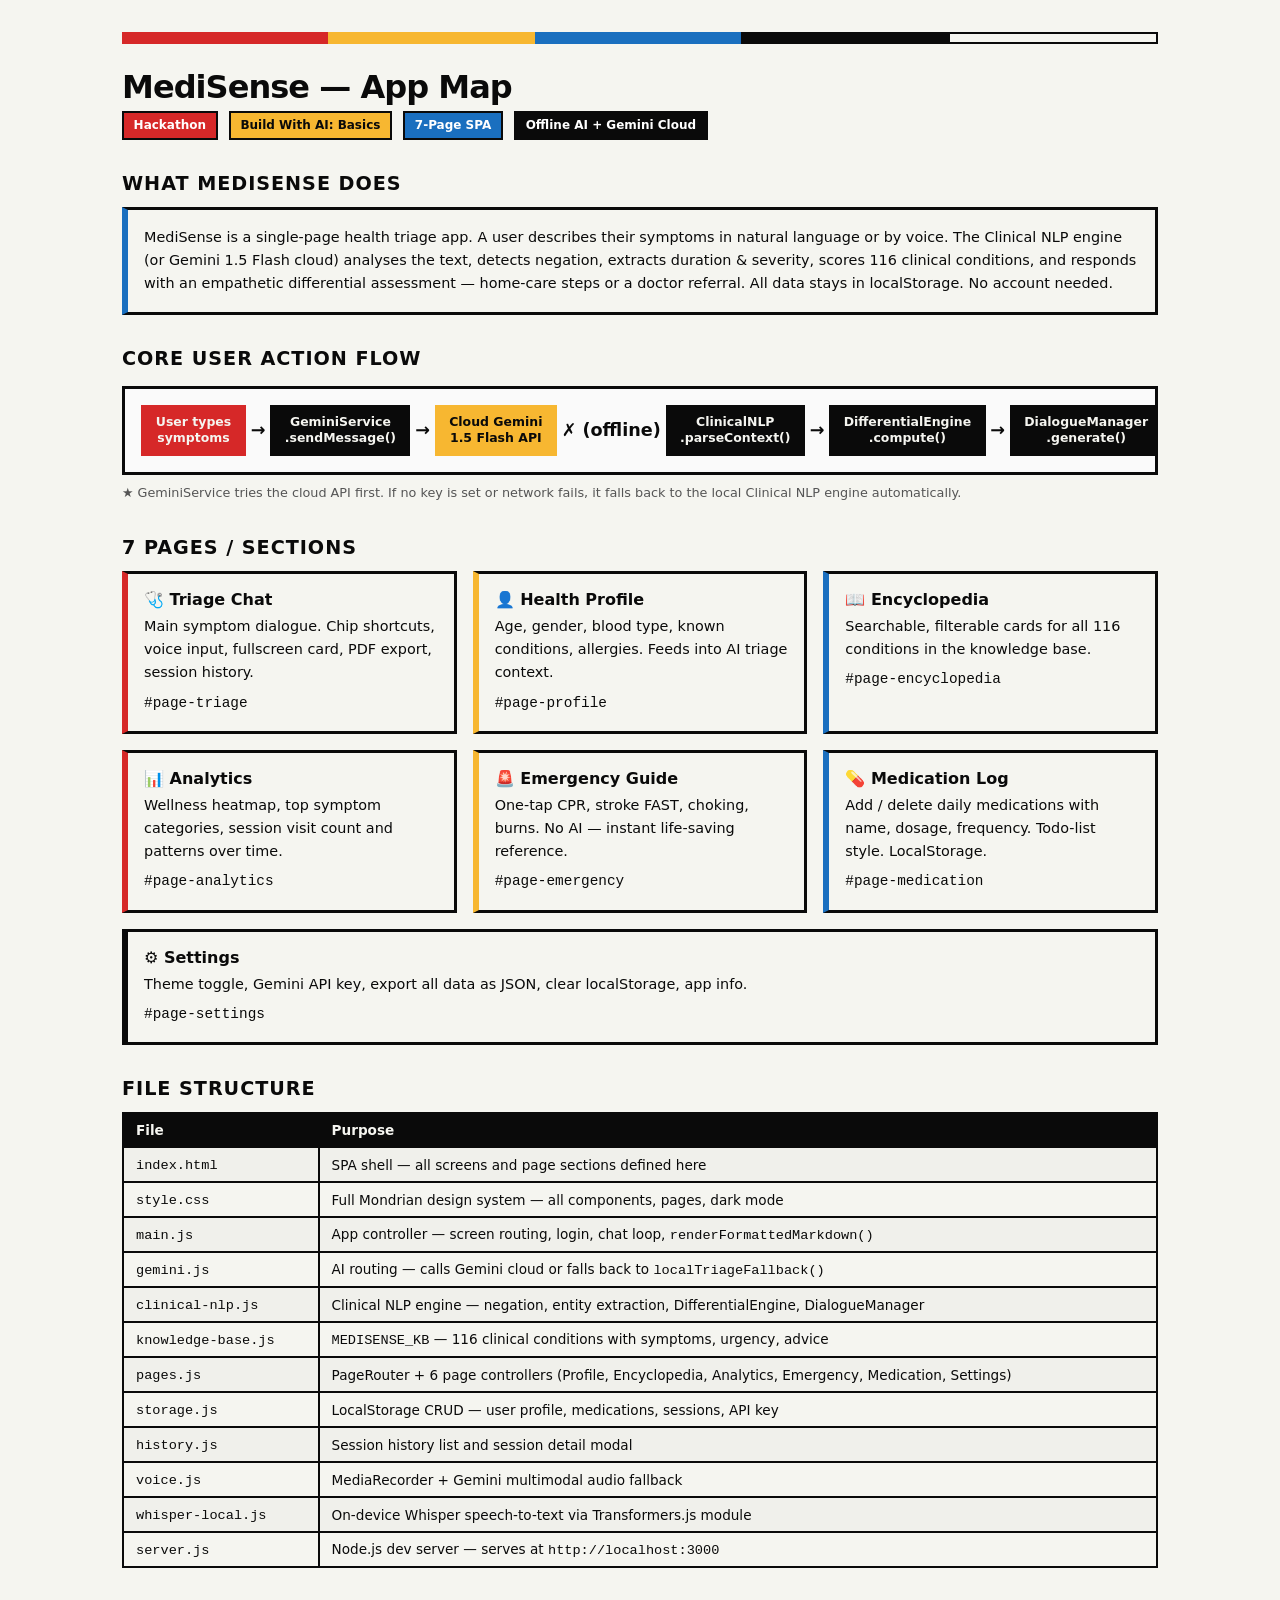
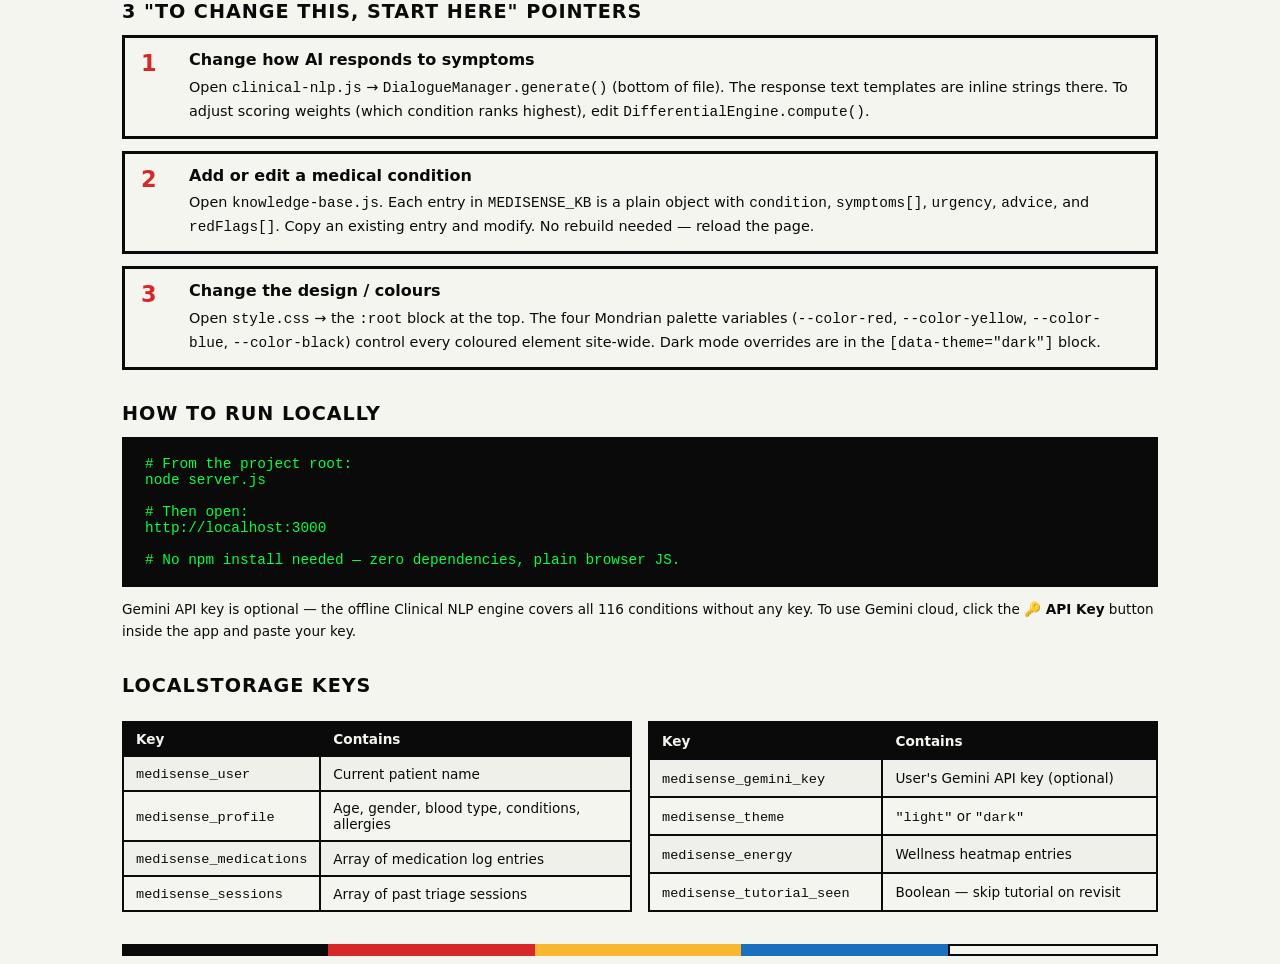
<file: devpost/app-map.html>
<!DOCTYPE html>
<html lang="en">
<head>
  <meta charset="UTF-8">
  <meta name="viewport" content="width=device-width, initial-scale=1.0">
  <title>MediSense — App Map</title>
  <style>
    :root {
      --red: #D62828;
      --yellow: #F7B731;
      --blue: #1A6FBF;
      --black: #0A0A0A;
      --white: #F5F5F0;
      --border: 3px solid var(--black);
    }
    * { box-sizing: border-box; margin: 0; padding: 0; }
    body {
      font-family: 'Segoe UI', system-ui, sans-serif;
      background: var(--white);
      color: var(--black);
      padding: 2rem;
      max-width: 1100px;
      margin: 0 auto;
    }
    h1 { font-size: 2rem; font-weight: 900; letter-spacing: -0.03em; margin-bottom: 0.25rem; }
    h2 { font-size: 1.2rem; font-weight: 800; margin: 2rem 0 0.75rem; text-transform: uppercase; letter-spacing: 0.05em; }
    h3 { font-size: 1rem; font-weight: 700; margin-bottom: 0.4rem; }
    p, li { font-size: 0.9rem; line-height: 1.6; }
    .tag { display: inline-block; padding: 0.2rem 0.6rem; font-size: 0.75rem; font-weight: 700; border: 2px solid var(--black); margin-right: 0.4rem; }
    .tag-red { background: var(--red); color: #fff; }
    .tag-yellow { background: var(--yellow); color: var(--black); }
    .tag-blue { background: var(--blue); color: #fff; }
    .tag-black { background: var(--black); color: #fff; }

    /* Header stripe */
    .stripe { display: flex; height: 12px; margin-bottom: 1.5rem; }
    .stripe div { flex: 1; }
    .s1 { background: var(--red); }
    .s2 { background: var(--yellow); }
    .s3 { background: var(--blue); }
    .s4 { background: var(--black); }
    .s5 { background: var(--white); border: 2px solid var(--black); }

    /* Grid layouts */
    .grid-2 { display: grid; grid-template-columns: 1fr 1fr; gap: 1rem; }
    .grid-3 { display: grid; grid-template-columns: 1fr 1fr 1fr; gap: 1rem; }
    .card {
      border: var(--border);
      padding: 1rem;
      background: var(--white);
    }
    .card.red { border-left: 6px solid var(--red); }
    .card.yellow { border-left: 6px solid var(--yellow); }
    .card.blue { border-left: 6px solid var(--blue); }

    /* Flow diagram */
    .flow {
      display: flex;
      align-items: center;
      gap: 0;
      overflow-x: auto;
      padding: 1rem;
      border: var(--border);
      background: #fafafa;
      margin-top: 1rem;
      flex-wrap: nowrap;
    }
    .flow-node {
      flex-shrink: 0;
      background: var(--black);
      color: var(--white);
      padding: 0.6rem 0.9rem;
      font-size: 0.78rem;
      font-weight: 700;
      text-align: center;
      line-height: 1.3;
      min-width: 105px;
    }
    .flow-node.red { background: var(--red); }
    .flow-node.yellow { background: var(--yellow); color: var(--black); }
    .flow-node.blue { background: var(--blue); }
    .flow-arrow {
      flex-shrink: 0;
      font-size: 1.1rem;
      padding: 0 0.3rem;
      color: var(--black);
      font-weight: 900;
    }

    /* File table */
    table { width: 100%; border-collapse: collapse; margin-top: 0.75rem; }
    th, td { border: 2px solid var(--black); padding: 0.5rem 0.75rem; font-size: 0.85rem; text-align: left; }
    th { background: var(--black); color: var(--white); font-weight: 700; }
    tr:nth-child(even) td { background: #f0f0eb; }

    /* Pointer callouts */
    .pointer {
      display: flex;
      gap: 1rem;
      align-items: flex-start;
      border: var(--border);
      padding: 0.75rem 1rem;
      margin-bottom: 0.75rem;
      background: var(--white);
    }
    .pointer-num {
      font-size: 1.4rem;
      font-weight: 900;
      color: var(--red);
      flex-shrink: 0;
      width: 32px;
    }

    /* Run box */
    .run-box {
      background: var(--black);
      color: #00ff41;
      font-family: 'Cascadia Code', 'Consolas', monospace;
      font-size: 0.9rem;
      padding: 1rem 1.25rem;
      border: var(--border);
      margin-top: 0.5rem;
    }

    @media (max-width: 700px) {
      .grid-2, .grid-3 { grid-template-columns: 1fr; }
    }
  </style>
</head>
<body>

  <div class="stripe">
    <div class="s1"></div><div class="s2"></div><div class="s3"></div><div class="s4"></div><div class="s5"></div>
  </div>

  <h1>MediSense — App Map</h1>
  <p style="margin-top:0.3rem; font-size:0.95rem;">
    <span class="tag tag-red">Hackathon</span>
    <span class="tag tag-yellow">Build With AI: Basics</span>
    <span class="tag tag-blue">7-Page SPA</span>
    <span class="tag tag-black">Offline AI + Gemini Cloud</span>
  </p>

  <!-- PURPOSE -->
  <h2>What MediSense Does</h2>
  <div class="card" style="border-left: 6px solid var(--blue);">
    <p>
      MediSense is a single-page health triage app. A user describes their symptoms in natural language or by voice.
      The Clinical NLP engine (or Gemini 1.5 Flash cloud) analyses the text, detects negation, extracts duration &amp; severity,
      scores 116 clinical conditions, and responds with an empathetic differential assessment —
      home-care steps or a doctor referral. All data stays in localStorage. No account needed.
    </p>
  </div>

  <!-- CORE USER FLOW -->
  <h2>Core User Action Flow</h2>
  <div class="flow">
    <div class="flow-node red">User types<br>symptoms</div>
    <div class="flow-arrow">→</div>
    <div class="flow-node">GeminiService<br>.sendMessage()</div>
    <div class="flow-arrow">→</div>
    <div class="flow-node yellow">Cloud Gemini<br>1.5 Flash API</div>
    <div class="flow-arrow">✗ (offline)</div>
    <div class="flow-node">ClinicalNLP<br>.parseContext()</div>
    <div class="flow-arrow">→</div>
    <div class="flow-node">DifferentialEngine<br>.compute()</div>
    <div class="flow-arrow">→</div>
    <div class="flow-node">DialogueManager<br>.generate()</div>
    <div class="flow-arrow">→</div>
    <div class="flow-node blue">renderFormatted<br>Markdown()</div>
    <div class="flow-arrow">→</div>
    <div class="flow-node">Chat bubble<br>displayed</div>
  </div>
  <p style="margin-top:0.5rem; font-size:0.8rem; color:#555;">
    ★ GeminiService tries the cloud API first. If no key is set or network fails, it falls back to the local Clinical NLP engine automatically.
  </p>

  <!-- 7 PAGES -->
  <h2>7 Pages / Sections</h2>
  <div class="grid-3">
    <div class="card red">
      <h3>🩺 Triage Chat</h3>
      <p>Main symptom dialogue. Chip shortcuts, voice input, fullscreen card, PDF export, session history.</p>
      <p style="margin-top:0.4rem;"><code>#page-triage</code></p>
    </div>
    <div class="card yellow">
      <h3>👤 Health Profile</h3>
      <p>Age, gender, blood type, known conditions, allergies. Feeds into AI triage context.</p>
      <p style="margin-top:0.4rem;"><code>#page-profile</code></p>
    </div>
    <div class="card blue">
      <h3>📖 Encyclopedia</h3>
      <p>Searchable, filterable cards for all 116 conditions in the knowledge base.</p>
      <p style="margin-top:0.4rem;"><code>#page-encyclopedia</code></p>
    </div>
    <div class="card red">
      <h3>📊 Analytics</h3>
      <p>Wellness heatmap, top symptom categories, session visit count and patterns over time.</p>
      <p style="margin-top:0.4rem;"><code>#page-analytics</code></p>
    </div>
    <div class="card yellow">
      <h3>🚨 Emergency Guide</h3>
      <p>One-tap CPR, stroke FAST, choking, burns. No AI — instant life-saving reference.</p>
      <p style="margin-top:0.4rem;"><code>#page-emergency</code></p>
    </div>
    <div class="card blue">
      <h3>💊 Medication Log</h3>
      <p>Add / delete daily medications with name, dosage, frequency. Todo-list style. LocalStorage.</p>
      <p style="margin-top:0.4rem;"><code>#page-medication</code></p>
    </div>
  </div>
  <div class="card" style="margin-top:1rem; border-left: 6px solid var(--black);">
    <h3>⚙️ Settings</h3>
    <p>Theme toggle, Gemini API key, export all data as JSON, clear localStorage, app info.</p>
    <p style="margin-top:0.4rem;"><code>#page-settings</code></p>
  </div>

  <!-- FILE STRUCTURE -->
  <h2>File Structure</h2>
  <table>
    <tr><th>File</th><th>Purpose</th></tr>
    <tr><td><code>index.html</code></td><td>SPA shell — all screens and page sections defined here</td></tr>
    <tr><td><code>style.css</code></td><td>Full Mondrian design system — all components, pages, dark mode</td></tr>
    <tr><td><code>main.js</code></td><td>App controller — screen routing, login, chat loop, <code>renderFormattedMarkdown()</code></td></tr>
    <tr><td><code>gemini.js</code></td><td>AI routing — calls Gemini cloud or falls back to <code>localTriageFallback()</code></td></tr>
    <tr><td><code>clinical-nlp.js</code></td><td>Clinical NLP engine — negation, entity extraction, DifferentialEngine, DialogueManager</td></tr>
    <tr><td><code>knowledge-base.js</code></td><td><code>MEDISENSE_KB</code> — 116 clinical conditions with symptoms, urgency, advice</td></tr>
    <tr><td><code>pages.js</code></td><td>PageRouter + 6 page controllers (Profile, Encyclopedia, Analytics, Emergency, Medication, Settings)</td></tr>
    <tr><td><code>storage.js</code></td><td>LocalStorage CRUD — user profile, medications, sessions, API key</td></tr>
    <tr><td><code>history.js</code></td><td>Session history list and session detail modal</td></tr>
    <tr><td><code>voice.js</code></td><td>MediaRecorder + Gemini multimodal audio fallback</td></tr>
    <tr><td><code>whisper-local.js</code></td><td>On-device Whisper speech-to-text via Transformers.js module</td></tr>
    <tr><td><code>server.js</code></td><td>Node.js dev server — serves at <code>http://localhost:3000</code></td></tr>
  </table>

  <!-- 3 CHANGE POINTERS -->
  <h2>3 "To Change This, Start Here" Pointers</h2>

  <div class="pointer">
    <div class="pointer-num">1</div>
    <div>
      <h3>Change how AI responds to symptoms</h3>
      <p>Open <code>clinical-nlp.js</code> → <code>DialogueManager.generate()</code> (bottom of file).
      The response text templates are inline strings there.
      To adjust scoring weights (which condition ranks highest), edit <code>DifferentialEngine.compute()</code>.</p>
    </div>
  </div>

  <div class="pointer">
    <div class="pointer-num">2</div>
    <div>
      <h3>Add or edit a medical condition</h3>
      <p>Open <code>knowledge-base.js</code>. Each entry in <code>MEDISENSE_KB</code> is a plain object with
      <code>condition</code>, <code>symptoms[]</code>, <code>urgency</code>, <code>advice</code>, and <code>redFlags[]</code>.
      Copy an existing entry and modify. No rebuild needed — reload the page.</p>
    </div>
  </div>

  <div class="pointer">
    <div class="pointer-num">3</div>
    <div>
      <h3>Change the design / colours</h3>
      <p>Open <code>style.css</code> → the <code>:root</code> block at the top. The four Mondrian palette variables
      (<code>--color-red</code>, <code>--color-yellow</code>, <code>--color-blue</code>, <code>--color-black</code>)
      control every coloured element site-wide. Dark mode overrides are in the <code>[data-theme="dark"]</code> block.</p>
    </div>
  </div>

  <!-- HOW TO RUN -->
  <h2>How to Run Locally</h2>
  <div class="run-box">
    # From the project root:<br>
    node server.js<br><br>
    # Then open:<br>
    http://localhost:3000<br><br>
    # No npm install needed — zero dependencies, plain browser JS.
  </div>
  <p style="margin-top: 0.75rem; font-size: 0.85rem;">
    Gemini API key is optional — the offline Clinical NLP engine covers all 116 conditions without any key.
    To use Gemini cloud, click the <strong>🔑 API Key</strong> button inside the app and paste your key.
  </p>

  <!-- STORAGE KEYS -->
  <h2>LocalStorage Keys</h2>
  <div class="grid-2">
    <table>
      <tr><th>Key</th><th>Contains</th></tr>
      <tr><td><code>medisense_user</code></td><td>Current patient name</td></tr>
      <tr><td><code>medisense_profile</code></td><td>Age, gender, blood type, conditions, allergies</td></tr>
      <tr><td><code>medisense_medications</code></td><td>Array of medication log entries</td></tr>
      <tr><td><code>medisense_sessions</code></td><td>Array of past triage sessions</td></tr>
    </table>
    <table>
      <tr><th>Key</th><th>Contains</th></tr>
      <tr><td><code>medisense_gemini_key</code></td><td>User's Gemini API key (optional)</td></tr>
      <tr><td><code>medisense_theme</code></td><td><code>"light"</code> or <code>"dark"</code></td></tr>
      <tr><td><code>medisense_energy</code></td><td>Wellness heatmap entries</td></tr>
      <tr><td><code>medisense_tutorial_seen</code></td><td>Boolean — skip tutorial on revisit</td></tr>
    </table>
  </div>

  <div class="stripe" style="margin-top: 2rem; margin-bottom: 0;">
    <div class="s4"></div><div class="s1"></div><div class="s2"></div><div class="s3"></div><div class="s5"></div>
  </div>

</body>
</html>
</file>
